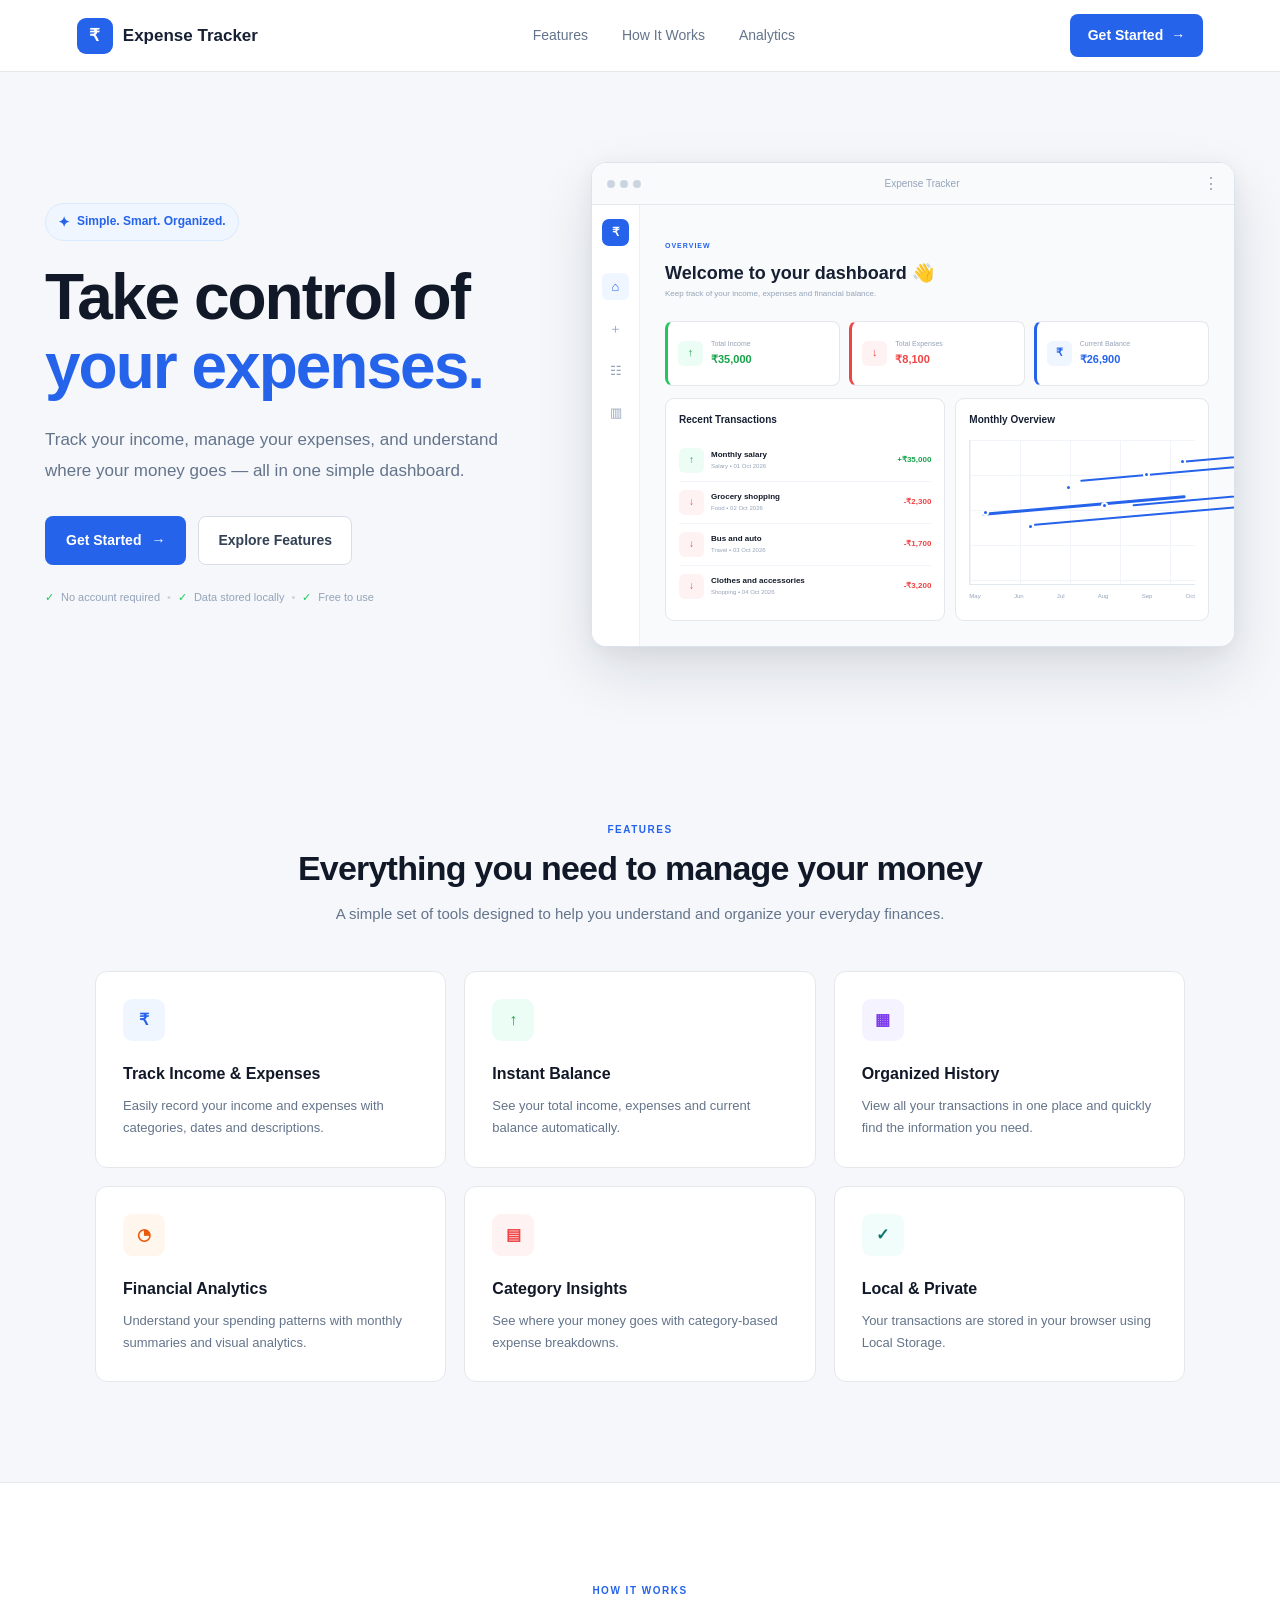
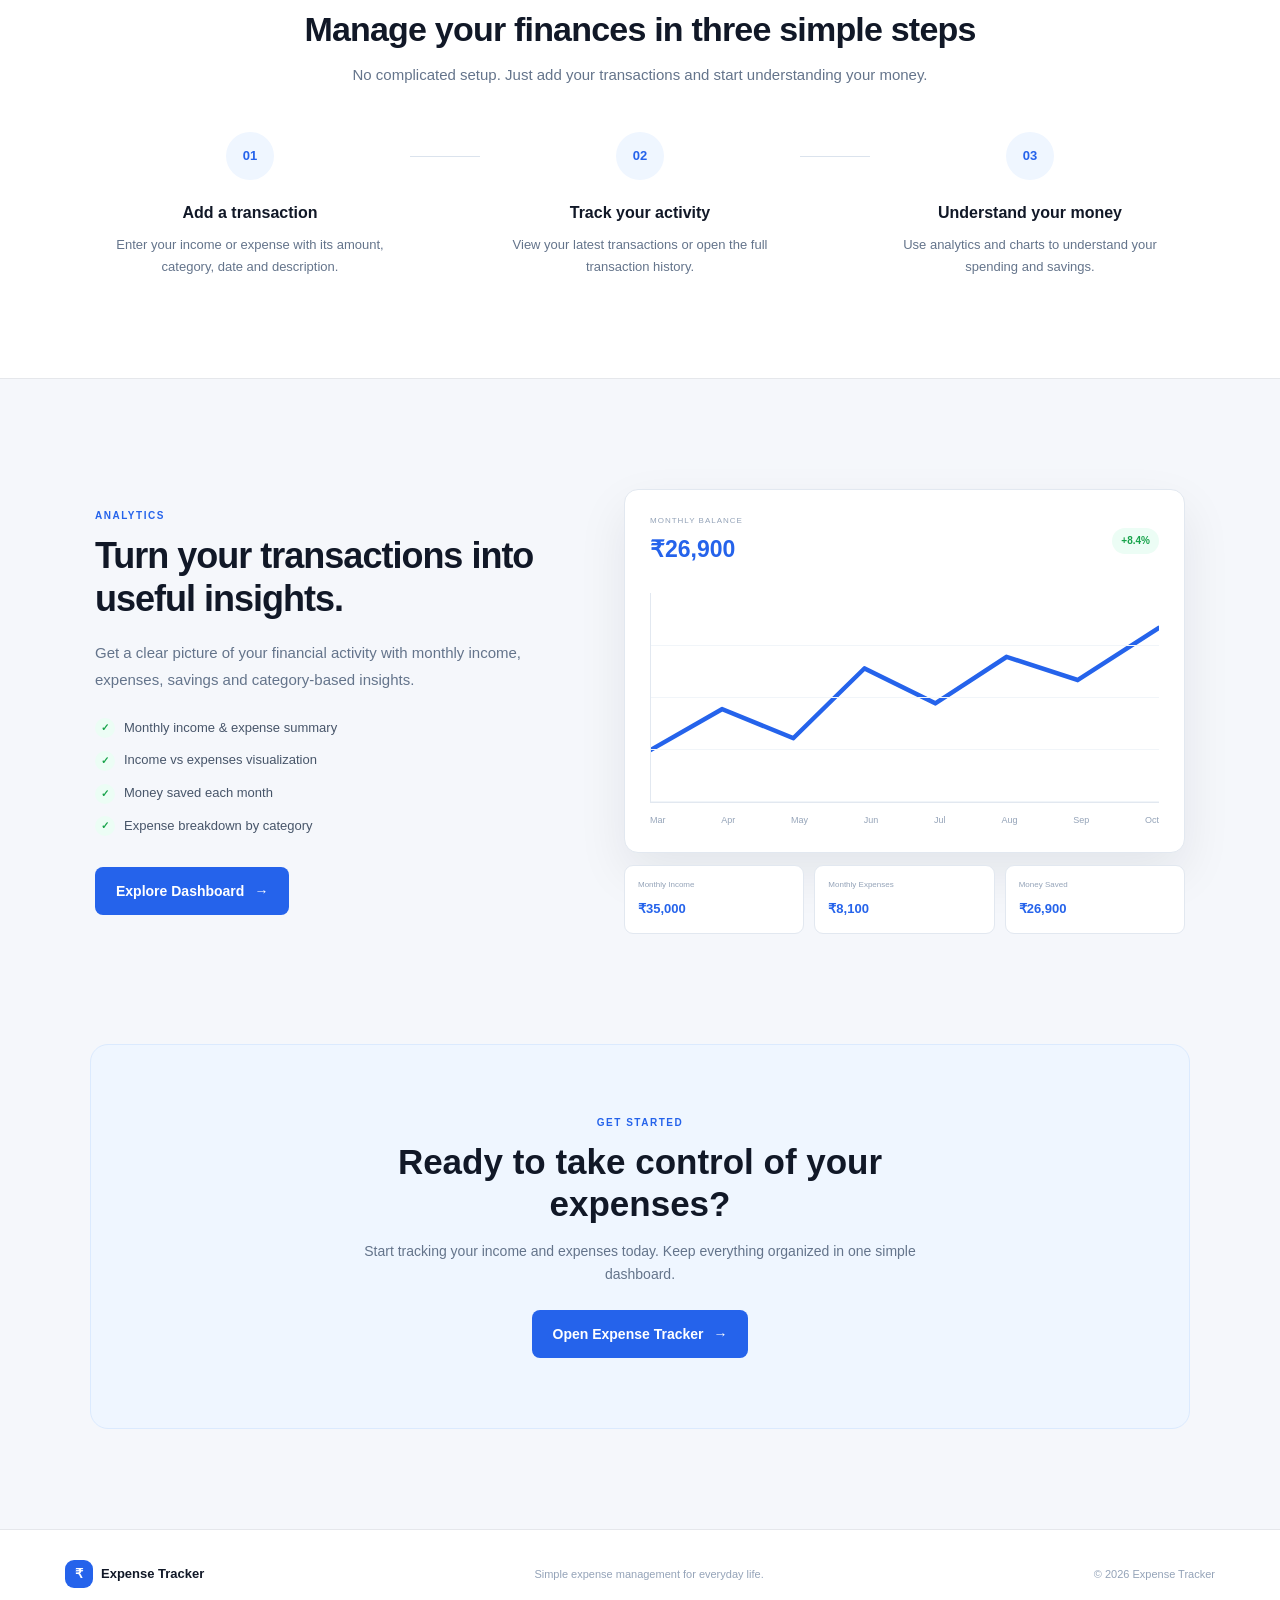
<file: home.html>
<!DOCTYPE html>
<html lang="en">

<head>
    <meta charset="UTF-8">
    <meta name="viewport" content="width=device-width, initial-scale=1.0">

    <title>Expense Tracker | Manage Your Money</title>

    <link rel="stylesheet" href="home.css">
</head>

<body>

    <!-- ================= NAVBAR ================= -->

    <nav class="navbar">

        <a href="home.html" class="logo">
            <span class="logo-icon">₹</span>
            <span>Expense Tracker</span>
        </a>

        <div class="nav-links">
            <a href="#features">Features</a>
            <a href="#how-it-works">How It Works</a>
            <a href="#analytics">Analytics</a>
        </div>

        <a href="index.html" class="nav-button">
            Get Started
            <span>→</span>
        </a>

    </nav>


    <!-- ================= HERO ================= -->

    <main>

        <section class="hero">

            <div class="hero-content">

                <div class="badge">
                    <span>✦</span>
                    Simple. Smart. Organized.
                </div>

                <h1>
                    Take control of
                    <span>your expenses.</span>
                </h1>

                <p class="hero-description">
                    Track your income, manage your expenses, and understand
                    where your money goes — all in one simple dashboard.
                </p>

                <div class="hero-buttons">

                    <a href="index.html" class="primary-button">
                        Get Started
                        <span>→</span>
                    </a>

                    <a href="#features" class="secondary-button">
                        Explore Features
                    </a>

                </div>


                <!-- Small trust text -->

                <div class="hero-note">

                    <span>✓</span>
                    No account required
                    <span class="dot">•</span>

                    <span>✓</span>
                    Data stored locally
                    <span class="dot">•</span>

                    <span>✓</span>
                    Free to use

                </div>

            </div>


            <!-- ================= DASHBOARD PREVIEW ================= -->

            <div class="dashboard-preview">

                <div class="preview-window">

                    <!-- Browser top -->

                    <div class="window-top">

                        <div class="window-dots">
                            <span></span>
                            <span></span>
                            <span></span>
                        </div>

                        <div class="window-title">
                            Expense Tracker
                        </div>

                        <div class="window-menu">
                            ⋮
                        </div>

                    </div>


                    <!-- Dashboard -->

                    <div class="preview-dashboard">

                        <div class="preview-sidebar">

                            <div class="preview-logo">
                                <span>₹</span>
                            </div>

                            <div class="preview-nav active">
                                <span>⌂</span>
                            </div>

                            <div class="preview-nav">
                                <span>＋</span>
                            </div>

                            <div class="preview-nav">
                                <span>☷</span>
                            </div>

                            <div class="preview-nav">
                                <span>▥</span>
                            </div>

                        </div>


                        <div class="preview-main">

                            <div class="preview-heading">

                                <div>
                                    <small>OVERVIEW</small>

                                    <h3>
                                        Welcome to your dashboard 👋
                                    </h3>

                                    <p>
                                        Keep track of your income, expenses and
                                        financial balance.
                                    </p>
                                </div>

                            </div>


                            <!-- Summary cards -->

                            <div class="preview-summary">

                                <div class="mini-card income-mini">

                                    <div class="mini-icon">
                                        ↑
                                    </div>

                                    <div>
                                        <small>Total Income</small>
                                        <strong>₹35,000</strong>
                                    </div>

                                </div>


                                <div class="mini-card expense-mini">

                                    <div class="mini-icon">
                                        ↓
                                    </div>

                                    <div>
                                        <small>Total Expenses</small>
                                        <strong>₹8,100</strong>
                                    </div>

                                </div>


                                <div class="mini-card balance-mini">

                                    <div class="mini-icon">
                                        ₹
                                    </div>

                                    <div>
                                        <small>Current Balance</small>
                                        <strong>₹26,900</strong>
                                    </div>

                                </div>

                            </div>


                            <!-- Preview content -->

                            <div class="preview-grid">

                                <div class="preview-box">

                                    <div class="box-title">
                                        Recent Transactions
                                    </div>


                                    <div class="mini-transaction">

                                        <div class="transaction-circle green">
                                            ↑
                                        </div>

                                        <div class="transaction-info">

                                            <strong>
                                                Monthly salary
                                            </strong>

                                            <small>
                                                Salary • 01 Oct 2026
                                            </small>

                                        </div>

                                        <strong class="green-text">
                                            +₹35,000
                                        </strong>

                                    </div>


                                    <div class="mini-transaction">

                                        <div class="transaction-circle red">
                                            ↓
                                        </div>

                                        <div class="transaction-info">

                                            <strong>
                                                Grocery shopping
                                            </strong>

                                            <small>
                                                Food • 02 Oct 2026
                                            </small>

                                        </div>

                                        <strong class="red-text">
                                            -₹2,300
                                        </strong>

                                    </div>


                                    <div class="mini-transaction">

                                        <div class="transaction-circle red">
                                            ↓
                                        </div>

                                        <div class="transaction-info">

                                            <strong>
                                                Bus and auto
                                            </strong>

                                            <small>
                                                Travel • 03 Oct 2026
                                            </small>

                                        </div>

                                        <strong class="red-text">
                                            -₹1,700
                                        </strong>

                                    </div>


                                    <div class="mini-transaction">

                                        <div class="transaction-circle red">
                                            ↓
                                        </div>

                                        <div class="transaction-info">

                                            <strong>
                                                Clothes and accessories
                                            </strong>

                                            <small>
                                                Shopping • 04 Oct 2026
                                            </small>

                                        </div>

                                        <strong class="red-text">
                                            -₹3,200
                                        </strong>

                                    </div>

                                </div>


                                <!-- Mini chart -->

                                <div class="preview-box chart-box">

                                    <div class="box-title">
                                        Monthly Overview
                                    </div>

                                    <div class="fake-chart">

                                        <div class="chart-line"></div>

                                        <div class="chart-point p1"></div>
                                        <div class="chart-point p2"></div>
                                        <div class="chart-point p3"></div>
                                        <div class="chart-point p4"></div>
                                        <div class="chart-point p5"></div>
                                        <div class="chart-point p6"></div>

                                    </div>

                                    <div class="chart-labels">

                                        <span>May</span>
                                        <span>Jun</span>
                                        <span>Jul</span>
                                        <span>Aug</span>
                                        <span>Sep</span>
                                        <span>Oct</span>

                                    </div>

                                </div>

                            </div>

                        </div>

                    </div>

                </div>

            </div>

        </section>


        <!-- ================= FEATURES ================= -->

        <section class="features-section" id="features">

            <div class="section-heading">

                <span class="section-label">
                    FEATURES
                </span>

                <h2>
                    Everything you need to manage your money
                </h2>

                <p>
                    A simple set of tools designed to help you understand
                    and organize your everyday finances.
                </p>

            </div>


            <div class="feature-grid">

                <div class="feature-card">

                    <div class="feature-icon blue-icon">
                        ₹
                    </div>

                    <h3>
                        Track Income & Expenses
                    </h3>

                    <p>
                        Easily record your income and expenses with
                        categories, dates and descriptions.
                    </p>

                </div>


                <div class="feature-card">

                    <div class="feature-icon green-icon">
                        ↑
                    </div>

                    <h3>
                        Instant Balance
                    </h3>

                    <p>
                        See your total income, expenses and current
                        balance automatically.
                    </p>

                </div>


                <div class="feature-card">

                    <div class="feature-icon purple-icon">
                        ▦
                    </div>

                    <h3>
                        Organized History
                    </h3>

                    <p>
                        View all your transactions in one place and
                        quickly find the information you need.
                    </p>

                </div>


                <div class="feature-card">

                    <div class="feature-icon orange-icon">
                        ◔
                    </div>

                    <h3>
                        Financial Analytics
                    </h3>

                    <p>
                        Understand your spending patterns with monthly
                        summaries and visual analytics.
                    </p>

                </div>


                <div class="feature-card">

                    <div class="feature-icon red-icon">
                        ▤
                    </div>

                    <h3>
                        Category Insights
                    </h3>

                    <p>
                        See where your money goes with category-based
                        expense breakdowns.
                    </p>

                </div>


                <div class="feature-card">

                    <div class="feature-icon teal-icon">
                        ✓
                    </div>

                    <h3>
                        Local & Private
                    </h3>

                    <p>
                        Your transactions are stored in your browser
                        using Local Storage.
                    </p>

                </div>

            </div>

        </section>


        <!-- ================= HOW IT WORKS ================= -->

        <section class="how-section" id="how-it-works">

            <div class="section-heading">

                <span class="section-label">
                    HOW IT WORKS
                </span>

                <h2>
                    Manage your finances in three simple steps
                </h2>

                <p>
                    No complicated setup. Just add your transactions
                    and start understanding your money.
                </p>

            </div>


            <div class="steps">

                <div class="step">

                    <div class="step-number">
                        01
                    </div>

                    <h3>
                        Add a transaction
                    </h3>

                    <p>
                        Enter your income or expense with its amount,
                        category, date and description.
                    </p>

                </div>


                <div class="step-line"></div>


                <div class="step">

                    <div class="step-number">
                        02
                    </div>

                    <h3>
                        Track your activity
                    </h3>

                    <p>
                        View your latest transactions or open the full
                        transaction history.
                    </p>

                </div>


                <div class="step-line"></div>


                <div class="step">

                    <div class="step-number">
                        03
                    </div>

                    <h3>
                        Understand your money
                    </h3>

                    <p>
                        Use analytics and charts to understand your
                        spending and savings.
                    </p>

                </div>

            </div>

        </section>


        <!-- ================= ANALYTICS SHOWCASE ================= -->

        <section class="analytics-showcase" id="analytics">

            <div class="analytics-content">

                <span class="section-label">
                    ANALYTICS
                </span>

                <h2>
                    Turn your transactions into useful insights.
                </h2>

                <p>
                    Get a clear picture of your financial activity with
                    monthly income, expenses, savings and category-based
                    insights.
                </p>


                <div class="analytics-points">

                    <div>
                        <span>✓</span>
                        Monthly income & expense summary
                    </div>

                    <div>
                        <span>✓</span>
                        Income vs expenses visualization
                    </div>

                    <div>
                        <span>✓</span>
                        Money saved each month
                    </div>

                    <div>
                        <span>✓</span>
                        Expense breakdown by category
                    </div>

                </div>


                <a href="index.html" class="primary-button">
                    Explore Dashboard
                    <span>→</span>
                </a>

            </div>


            <!-- Analytics visual -->

            <div class="analytics-visual">

                <div class="analytics-card-large">

                    <div class="analytics-card-header">

                        <div>
                            <small>MONTHLY BALANCE</small>
                            <strong>₹26,900</strong>
                        </div>

                        <span class="growth">
                            +8.4%
                        </span>

                    </div>


                    <div class="large-chart">

                        <div class="large-grid grid-one"></div>
                        <div class="large-grid grid-two"></div>
                        <div class="large-grid grid-three"></div>
                        <div class="large-grid grid-four"></div>

                        <svg
                            viewBox="0 0 500 180"
                            preserveAspectRatio="none"
                            class="chart-svg"
                        >

                            <polyline
                                points="0,135 70,100 140,125 210,65 280,95 350,55 420,75 500,30"
                                fill="none"
                                stroke="currentColor"
                                stroke-width="4"
                                stroke-linecap="round"
                                stroke-linejoin="round"
                            />

                        </svg>

                    </div>


                    <div class="large-chart-labels">

                        <span>Mar</span>
                        <span>Apr</span>
                        <span>May</span>
                        <span>Jun</span>
                        <span>Jul</span>
                        <span>Aug</span>
                        <span>Sep</span>
                        <span>Oct</span>

                    </div>

                </div>


                <div class="analytics-mini-cards">

                    <div>
                        <small>Monthly Income</small>
                        <strong>₹35,000</strong>
                    </div>

                    <div>
                        <small>Monthly Expenses</small>
                        <strong>₹8,100</strong>
                    </div>

                    <div>
                        <small>Money Saved</small>
                        <strong>₹26,900</strong>
                    </div>

                </div>

            </div>

        </section>


        <!-- ================= CTA ================= -->

        <section class="cta-section">

            <div class="cta-content">

                <span class="section-label">
                    GET STARTED
                </span>

                <h2>
                    Ready to take control of your expenses?
                </h2>

                <p>
                    Start tracking your income and expenses today.
                    Keep everything organized in one simple dashboard.
                </p>

                <a href="index.html" class="cta-button">
                    Open Expense Tracker
                    <span>→</span>
                </a>

            </div>

        </section>

    </main>


    <!-- ================= FOOTER ================= -->

    <footer>

        <div class="footer-content">

            <div class="footer-logo">

                <span class="logo-icon">
                    ₹
                </span>

                <strong>
                    Expense Tracker
                </strong>

            </div>

            <p>
                Simple expense management for everyday life.
            </p>

            <span class="copyright">
                © 2026 Expense Tracker
            </span>

        </div>

    </footer>


</body>

</html>
</file>
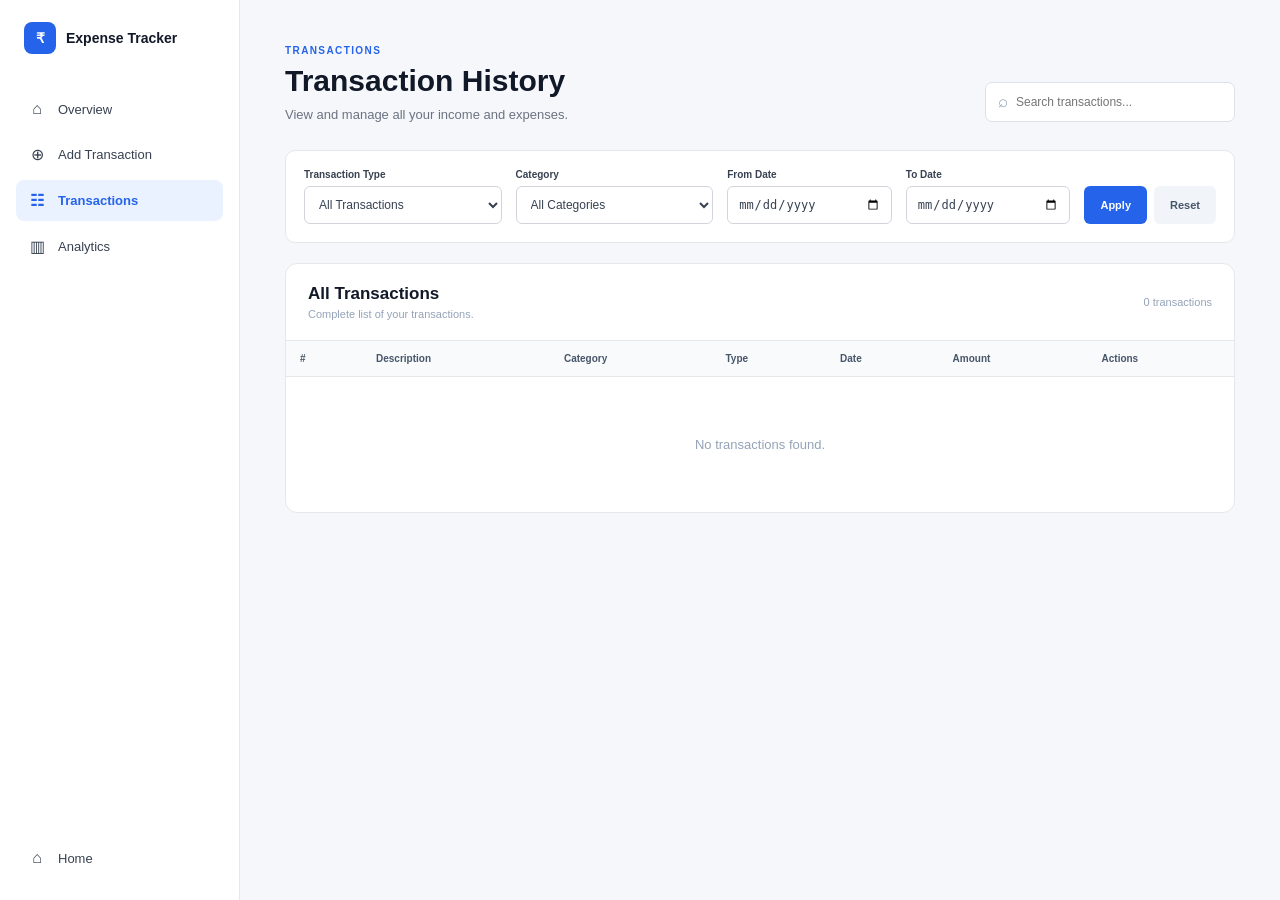
<file: transactions.html>
<!DOCTYPE html>
<html lang="en">

<head>
    <meta charset="UTF-8">
    <meta name="viewport" content="width=device-width, initial-scale=1.0">

    <title>Transactions | Expense Tracker</title>

    <link rel="stylesheet" href="transactions.css">
</head>

<body>

    <!-- Sidebar -->

    <aside class="sidebar" id="sidebar">

        <div class="logo">
            <span class="logo-icon">₹</span>
            <span>Expense Tracker</span>
        </div>

        <nav class="sidebar-nav">

            <a href="index.html">
                <span>⌂</span>
                Overview
            </a>

            <a href="index.html#add-transaction">
                <span>⊕</span>
                Add Transaction
            </a>

            <a href="transactions.html" class="active">
                <span>☷</span>
                Transactions
            </a>

            <a href="index.html#analytics">
                <span>▥</span>
                Analytics
            </a>

        </nav>

        <a href="home.html" class="home-link">
            <span>⌂</span>
            Home
        </a>

    </aside>


    <!-- Mobile Header -->

    <header class="mobile-header">

        <div class="mobile-logo">
            <span class="logo-icon">₹</span>
            <strong>Expense Tracker</strong>
        </div>

        <button
            id="menuButton"
            class="menu-button"
            type="button"
        >
            ☰
        </button>

    </header>


    <!-- Overlay -->

    <div
        id="overlay"
        class="overlay"
    ></div>


    <!-- Main -->

    <main class="main-content">

        <!-- Header -->

        <section class="page-header">

            <div>

                <span class="section-label">
                    TRANSACTIONS
                </span>

                <h1>
                    Transaction History
                </h1>

                <p>
                    View and manage all your income and expenses.
                </p>

            </div>

            <div class="search-box">

                <span>⌕</span>

                <input
                    type="text"
                    id="searchInput"
                    placeholder="Search transactions..."
                >

            </div>

        </section>


        <!-- Filters -->

        <section class="filter-card">

            <div class="filter-group">

                <label for="typeFilter">
                    Transaction Type
                </label>

                <select id="typeFilter">

                    <option value="all">
                        All Transactions
                    </option>

                    <option value="income">
                        Income
                    </option>

                    <option value="expense">
                        Expense
                    </option>

                </select>

            </div>


            <div class="filter-group">

                <label for="categoryFilter">
                    Category
                </label>

                <select id="categoryFilter">

                    <option value="all">
                        All Categories
                    </option>

                </select>

            </div>


            <div class="filter-group">

                <label for="fromDate">
                    From Date
                </label>

                <input
                    type="date"
                    id="fromDate"
                >

            </div>


            <div class="filter-group">

                <label for="toDate">
                    To Date
                </label>

                <input
                    type="date"
                    id="toDate"
                >

            </div>


            <div class="filter-actions">

                <button
                    type="button"
                    id="applyFilter"
                    class="apply-button"
                >
                    Apply
                </button>

                <button
                    type="button"
                    id="resetFilter"
                    class="reset-button"
                >
                    Reset
                </button>

            </div>

        </section>


        <!-- Transaction Card -->

        <section class="transaction-card">

            <div class="transaction-card-header">

                <div>

                    <h2>
                        All Transactions
                    </h2>

                    <p>
                        Complete list of your transactions.
                    </p>

                </div>

                <span id="transactionCount">
                    0 transactions
                </span>

            </div>


            <!-- Desktop Table -->

            <div class="table-wrapper">

                <table>

                    <thead>

                        <tr>

                            <th>#</th>

                            <th>Description</th>

                            <th>Category</th>

                            <th>Type</th>

                            <th>Date</th>

                            <th>Amount</th>

                            <th>Actions</th>

                        </tr>

                    </thead>

                    <tbody id="transactionTableBody">

                    </tbody>

                </table>

            </div>


            <!-- Mobile List -->

            <div
                id="mobileTransactionList"
                class="mobile-transaction-list"
            >
            </div>


            <!-- Empty -->

            <div
                id="emptyState"
                class="empty-state"
            >
                No transactions found.
            </div>

        </section>

    </main>


    <!-- Edit Modal -->

    <div
        id="editModal"
        class="modal"
    >

        <div class="modal-box">

            <div class="modal-header">

                <div>

                    <span class="section-label">
                        TRANSACTION
                    </span>

                    <h2>
                        Edit Transaction
                    </h2>

                </div>

                <button
                    type="button"
                    id="closeModal"
                    class="close-modal"
                >
                    ×
                </button>

            </div>


            <form id="editForm">

                <input
                    type="hidden"
                    id="editId"
                >


                <div class="form-group">

                    <label for="editType">
                        Transaction Type
                    </label>

                    <select id="editType">

                        <option value="income">
                            Income
                        </option>

                        <option value="expense">
                            Expense
                        </option>

                    </select>

                </div>


                <div class="form-group">

                    <label for="editAmount">
                        Amount
                    </label>

                    <input
                        type="number"
                        id="editAmount"
                        min="0.01"
                        step="0.01"
                        required
                    >

                </div>


                <div class="form-group">

                    <label for="editCategory">
                        Category
                    </label>

                    <input
                        type="text"
                        id="editCategory"
                        required
                    >

                </div>


                <div class="form-group">

                    <label for="editDate">
                        Date
                    </label>

                    <input
                        type="date"
                        id="editDate"
                        required
                    >

                </div>


                <div class="form-group">

                    <label for="editDescription">
                        Description
                    </label>

                    <input
                        type="text"
                        id="editDescription"
                        required
                    >

                </div>


                <div class="modal-actions">

                    <button
                        type="submit"
                        class="update-button"
                    >
                        ↻ Update
                    </button>

                    <button
                        type="button"
                        id="cancelModal"
                        class="cancel-button"
                    >
                        Cancel
                    </button>

                </div>

            </form>

        </div>

    </div>


    <script src="transactions.js"></script>

</body>

</html>
</file>
<file: home.css>
/* =====================================================
   RESET
===================================================== */

* {
    margin: 0;
    padding: 0;
    box-sizing: border-box;
}

html {
    scroll-behavior: smooth;
}

body {
    font-family: Arial, Helvetica, sans-serif;
    background: #f5f7fb;
    color: #111827;
    line-height: 1.6;
}

a {
    text-decoration: none;
    color: inherit;
}


/* =====================================================
   NAVBAR
===================================================== */

.navbar {
    height: 72px;
    width: 100%;
    background: #ffffff;
    border-bottom: 1px solid #e5e7eb;

    display: flex;
    align-items: center;
    justify-content: space-between;

    padding: 0 6%;
    position: sticky;
    top: 0;
    z-index: 100;
}

.logo {
    display: flex;
    align-items: center;
    gap: 10px;

    font-size: 17px;
    font-weight: 700;
    color: #172033;
}

.logo-icon {
    width: 36px;
    height: 36px;

    display: flex;
    align-items: center;
    justify-content: center;

    background: #2563eb;
    color: white;

    border-radius: 9px;

    font-weight: 700;
    font-size: 17px;
}

.nav-links {
    display: flex;
    align-items: center;
    gap: 34px;

    color: #64748b;
    font-size: 14px;
}

.nav-links a {
    transition: 0.2s ease;
}

.nav-links a:hover {
    color: #2563eb;
}

.nav-button {
    display: inline-flex;
    align-items: center;
    gap: 8px;

    background: #2563eb;
    color: white;

    padding: 10px 18px;
    border-radius: 8px;

    font-size: 14px;
    font-weight: 600;

    transition: 0.2s ease;
}

.nav-button:hover {
    background: #1d4ed8;
    transform: translateY(-1px);
}


/* =====================================================
   HERO
===================================================== */

.hero {
    max-width: 1250px;
    margin: 0 auto;

    min-height: 650px;

    padding: 85px 30px 70px;

    display: grid;
    grid-template-columns: 0.85fr 1.15fr;

    align-items: center;
    gap: 70px;
}

.hero-content {
    max-width: 530px;
}

.badge {
    display: inline-flex;
    align-items: center;
    gap: 7px;

    padding: 7px 12px;

    background: #eff6ff;
    color: #2563eb;

    border: 1px solid #dbeafe;

    border-radius: 20px;

    font-size: 12px;
    font-weight: 600;

    margin-bottom: 22px;
}

.badge span {
    font-size: 14px;
}

.hero h1 {
    font-size: clamp(42px, 5vw, 64px);
    line-height: 1.08;

    letter-spacing: -2px;

    margin-bottom: 24px;

    color: #111827;
}

.hero h1 span {
    display: block;
    color: #2563eb;
}

.hero-description {
    max-width: 500px;

    color: #64748b;

    font-size: 17px;
    line-height: 1.8;

    margin-bottom: 30px;
}

.hero-buttons {
    display: flex;
    align-items: center;
    gap: 12px;

    margin-bottom: 24px;
}

.primary-button {
    display: inline-flex;
    align-items: center;
    justify-content: center;
    gap: 10px;

    background: #2563eb;
    color: white;

    padding: 13px 21px;

    border-radius: 8px;

    font-size: 14px;
    font-weight: 600;

    transition: 0.2s ease;
}

.primary-button:hover {
    background: #1d4ed8;
    transform: translateY(-2px);
}

.secondary-button {
    display: inline-flex;
    align-items: center;
    justify-content: center;

    padding: 12px 19px;

    border: 1px solid #d7dee8;

    background: white;
    color: #334155;

    border-radius: 8px;

    font-size: 14px;
    font-weight: 600;

    transition: 0.2s ease;
}

.secondary-button:hover {
    border-color: #2563eb;
    color: #2563eb;
}

.hero-note {
    display: flex;
    flex-wrap: wrap;
    align-items: center;
    gap: 7px;

    color: #94a3b8;

    font-size: 11px;
}

.hero-note span {
    color: #22c55e;
}

.hero-note .dot {
    color: #cbd5e1;
}


/* =====================================================
   DASHBOARD PREVIEW
===================================================== */

.dashboard-preview {
    width: 100%;
    position: relative;
}

.preview-window {
    background: white;

    border: 1px solid #dce3ec;

    border-radius: 15px;

    overflow: hidden;

    box-shadow:
        0 25px 60px rgba(15, 23, 42, 0.12),
        0 5px 20px rgba(15, 23, 42, 0.05);
}

.window-top {
    height: 42px;

    background: #f8fafc;

    border-bottom: 1px solid #e5e7eb;

    display: flex;
    align-items: center;
    justify-content: space-between;

    padding: 0 15px;
}

.window-dots {
    display: flex;
    gap: 5px;
}

.window-dots span {
    width: 8px;
    height: 8px;

    background: #cbd5e1;

    border-radius: 50%;
}

.window-title {
    font-size: 10px;
    color: #94a3b8;
}

.window-menu {
    color: #94a3b8;
    font-size: 16px;
}

.preview-dashboard {
    display: flex;
    min-height: 400px;
}

.preview-sidebar {
    width: 48px;

    background: #ffffff;

    border-right: 1px solid #eef2f7;

    display: flex;
    align-items: center;
    flex-direction: column;

    padding-top: 14px;

    gap: 15px;
}

.preview-logo {
    width: 27px;
    height: 27px;

    border-radius: 7px;

    background: #2563eb;

    color: white;

    display: flex;
    align-items: center;
    justify-content: center;

    font-size: 12px;
    font-weight: bold;

    margin-bottom: 12px;
}

.preview-nav {
    width: 27px;
    height: 27px;

    display: flex;
    align-items: center;
    justify-content: center;

    border-radius: 6px;

    color: #94a3b8;

    font-size: 13px;
}

.preview-nav.active {
    background: #eff6ff;
    color: #2563eb;
}

.preview-main {
    flex: 1;

    background: #f8fafc;

    padding: 25px;
}

.preview-heading small {
    font-size: 7px;
    letter-spacing: 1px;
    color: #2563eb;
    font-weight: 700;
}

.preview-heading h3 {
    font-size: 18px;
    margin-top: 3px;
    color: #172033;
}

.preview-heading p {
    font-size: 8px;
    color: #94a3b8;
}

.preview-summary {
    display: grid;
    grid-template-columns: repeat(3, 1fr);
    gap: 9px;

    margin-top: 20px;
}

.mini-card {
    min-height: 65px;

    background: white;

    border: 1px solid #e5e7eb;

    border-radius: 8px;

    padding: 10px;

    display: flex;
    align-items: center;
    gap: 8px;
}

.mini-icon {
    width: 25px;
    height: 25px;

    display: flex;
    align-items: center;
    justify-content: center;

    border-radius: 6px;

    font-size: 11px;
    font-weight: bold;
}

.income-mini {
    border-left: 3px solid #22c55e;
}

.income-mini .mini-icon {
    background: #ecfdf5;
    color: #16a34a;
}

.expense-mini {
    border-left: 3px solid #ef4444;
}

.expense-mini .mini-icon {
    background: #fef2f2;
    color: #ef4444;
}

.balance-mini {
    border-left: 3px solid #2563eb;
}

.balance-mini .mini-icon {
    background: #eff6ff;
    color: #2563eb;
}

.mini-card small {
    display: block;

    font-size: 7px;
    color: #94a3b8;
}

.mini-card strong {
    display: block;

    margin-top: 2px;

    font-size: 11px;
}

.income-mini strong {
    color: #16a34a;
}

.expense-mini strong {
    color: #ef4444;
}

.balance-mini strong {
    color: #2563eb;
}


/* =====================================================
   PREVIEW TRANSACTIONS
===================================================== */

.preview-grid {
    display: grid;
    grid-template-columns: 1.05fr 0.95fr;

    gap: 10px;

    margin-top: 12px;
}

.preview-box {
    background: white;

    border: 1px solid #e5e7eb;

    border-radius: 9px;

    padding: 13px;
}

.box-title {
    font-size: 10px;
    font-weight: 700;

    color: #172033;

    margin-bottom: 12px;
}

.mini-transaction {
    display: flex;
    align-items: center;

    gap: 7px;

    padding: 8px 0;

    border-bottom: 1px solid #f1f5f9;
}

.mini-transaction:last-child {
    border-bottom: none;
}

.transaction-circle {
    width: 25px;
    height: 25px;

    flex-shrink: 0;

    display: flex;
    align-items: center;
    justify-content: center;

    border-radius: 6px;

    font-size: 10px;
    font-weight: bold;
}

.transaction-circle.green {
    background: #ecfdf5;
    color: #16a34a;
}

.transaction-circle.red {
    background: #fef2f2;
    color: #ef4444;
}

.transaction-info {
    flex: 1;
    min-width: 0;
}

.transaction-info strong {
    display: block;

    font-size: 8px;

    white-space: nowrap;
    overflow: hidden;
    text-overflow: ellipsis;
}

.transaction-info small {
    display: block;

    color: #94a3b8;

    font-size: 6px;
}

.green-text {
    color: #16a34a;
}

.red-text {
    color: #ef4444;
}

.mini-transaction > strong {
    font-size: 8px;
}


/* =====================================================
   FAKE CHART
===================================================== */

.chart-box {
    min-height: 215px;
}

.fake-chart {
    height: 145px;

    position: relative;

    border-left: 1px solid #e2e8f0;
    border-bottom: 1px solid #e2e8f0;

    background:
        linear-gradient(#f1f5f9 1px, transparent 1px),
        linear-gradient(90deg, #f1f5f9 1px, transparent 1px);

    background-size: 100% 35px, 50px 100%;
}

.chart-line {
    position: absolute;

    left: 5%;
    right: 4%;

    top: 45%;

    height: 3px;

    background: #2563eb;

    transform: rotate(-5deg);

    border-radius: 10px;

    box-shadow:
        50px 15px 0 -0.5px #2563eb,
        100px -25px 0 -0.5px #2563eb,
        150px 4px 0 -0.5px #2563eb,
        200px -35px 0 -0.5px #2563eb;
}

.chart-point {
    position: absolute;

    width: 7px;
    height: 7px;

    border-radius: 50%;

    background: #2563eb;

    border: 2px solid white;
}

.p1 {
    left: 5%;
    top: 48%;
}

.p2 {
    left: 25%;
    top: 58%;
}

.p3 {
    left: 42%;
    top: 31%;
}

.p4 {
    left: 58%;
    top: 43%;
}

.p5 {
    left: 77%;
    top: 22%;
}

.p6 {
    right: 4%;
    top: 13%;
}

.chart-labels {
    display: flex;
    justify-content: space-between;

    margin-top: 7px;

    color: #94a3b8;

    font-size: 6px;
}


/* =====================================================
   GENERAL SECTION
===================================================== */

.section-heading {
    max-width: 700px;
    margin: 0 auto 45px;

    text-align: center;
}

.section-label {
    display: block;

    color: #2563eb;

    font-size: 10px;
    font-weight: 700;

    letter-spacing: 1.5px;

    margin-bottom: 10px;
}

.section-heading h2 {
    font-size: 34px;
    line-height: 1.2;

    letter-spacing: -0.8px;

    margin-bottom: 13px;
}

.section-heading p {
    color: #64748b;
    font-size: 15px;
}


/* =====================================================
   FEATURES
===================================================== */

.features-section {
    max-width: 1150px;

    margin: 0 auto;

    padding: 100px 30px;
}

.feature-grid {
    display: grid;

    grid-template-columns: repeat(3, 1fr);

    gap: 18px;
}

.feature-card {
    background: white;

    border: 1px solid #e5e7eb;

    border-radius: 12px;

    padding: 27px;

    transition: 0.25s ease;
}

.feature-card:hover {
    transform: translateY(-4px);

    border-color: #cbd5e1;

    box-shadow:
        0 15px 35px rgba(15, 23, 42, 0.07);
}

.feature-icon {
    width: 42px;
    height: 42px;

    display: flex;
    align-items: center;
    justify-content: center;

    border-radius: 9px;

    font-weight: 700;

    margin-bottom: 20px;
}

.blue-icon {
    background: #eff6ff;
    color: #2563eb;
}

.green-icon {
    background: #ecfdf5;
    color: #16a34a;
}

.purple-icon {
    background: #f5f3ff;
    color: #7c3aed;
}

.orange-icon {
    background: #fff7ed;
    color: #ea580c;
}

.red-icon {
    background: #fef2f2;
    color: #ef4444;
}

.teal-icon {
    background: #f0fdfa;
    color: #0f766e;
}

.feature-card h3 {
    font-size: 16px;

    margin-bottom: 9px;
}

.feature-card p {
    color: #64748b;

    font-size: 13px;

    line-height: 1.7;
}


/* =====================================================
   HOW IT WORKS
===================================================== */

.how-section {
    background: white;

    border-top: 1px solid #e5e7eb;
    border-bottom: 1px solid #e5e7eb;

    padding: 100px 30px;
}

.steps {
    max-width: 1050px;

    margin: 0 auto;

    display: flex;

    align-items: flex-start;
    justify-content: center;

    gap: 25px;
}

.step {
    flex: 1;

    text-align: center;

    max-width: 280px;
}

.step-number {
    width: 48px;
    height: 48px;

    display: flex;
    align-items: center;
    justify-content: center;

    margin: 0 auto 20px;

    border-radius: 50%;

    background: #eff6ff;
    color: #2563eb;

    font-size: 13px;
    font-weight: 700;
}

.step h3 {
    font-size: 16px;

    margin-bottom: 8px;
}

.step p {
    color: #64748b;

    font-size: 13px;

    line-height: 1.7;
}

.step-line {
    width: 70px;

    height: 1px;

    background: #dbe3ed;

    margin-top: 24px;
}


/* =====================================================
   ANALYTICS SHOWCASE
===================================================== */

.analytics-showcase {
    max-width: 1150px;

    margin: 0 auto;

    padding: 110px 30px;

    display: grid;

    grid-template-columns: 0.9fr 1.1fr;

    gap: 70px;

    align-items: center;
}

.analytics-content {
    max-width: 480px;
}

.analytics-content h2 {
    font-size: 36px;

    line-height: 1.2;

    letter-spacing: -1px;

    margin-bottom: 18px;
}

.analytics-content > p {
    color: #64748b;

    font-size: 15px;

    line-height: 1.8;

    margin-bottom: 25px;
}

.analytics-points {
    display: flex;

    flex-direction: column;

    gap: 12px;

    margin-bottom: 30px;
}

.analytics-points div {
    display: flex;

    align-items: center;

    gap: 9px;

    color: #475569;

    font-size: 13px;
}

.analytics-points span {
    width: 20px;
    height: 20px;

    display: flex;
    align-items: center;
    justify-content: center;

    border-radius: 50%;

    background: #ecfdf5;

    color: #16a34a;

    font-size: 10px;
    font-weight: bold;
}


/* =====================================================
   ANALYTICS VISUAL
===================================================== */

.analytics-visual {
    position: relative;
}

.analytics-card-large {
    background: white;

    border: 1px solid #e2e8f0;

    border-radius: 14px;

    padding: 25px;

    box-shadow:
        0 20px 50px rgba(15, 23, 42, 0.08);
}

.analytics-card-header {
    display: flex;

    align-items: center;
    justify-content: space-between;
}

.analytics-card-header small {
    display: block;

    color: #94a3b8;

    font-size: 8px;

    letter-spacing: 1px;
}

.analytics-card-header strong {
    display: block;

    color: #2563eb;

    font-size: 23px;

    margin-top: 3px;
}

.growth {
    background: #ecfdf5;

    color: #16a34a;

    border-radius: 20px;

    padding: 5px 9px;

    font-size: 10px;
    font-weight: 600;
}

.large-chart {
    height: 210px;

    position: relative;

    margin-top: 25px;

    border-bottom: 1px solid #e2e8f0;

    border-left: 1px solid #e2e8f0;
}

.large-grid {
    position: absolute;

    left: 0;
    right: 0;

    height: 1px;

    background: #f1f5f9;
}

.grid-one {
    top: 25%;
}

.grid-two {
    top: 50%;
}

.grid-three {
    top: 75%;
}

.grid-four {
    bottom: 0;
}

.chart-svg {
    width: 100%;
    height: 100%;

    color: #2563eb;
}

.large-chart-labels {
    display: flex;

    justify-content: space-between;

    margin-top: 10px;

    color: #94a3b8;

    font-size: 9px;
}

.analytics-mini-cards {
    display: grid;

    grid-template-columns: repeat(3, 1fr);

    gap: 10px;

    margin-top: 12px;
}

.analytics-mini-cards div {
    background: white;

    border: 1px solid #e2e8f0;

    border-radius: 9px;

    padding: 13px;
}

.analytics-mini-cards small {
    display: block;

    color: #94a3b8;

    font-size: 8px;

    margin-bottom: 3px;
}

.analytics-mini-cards strong {
    color: #2563eb;

    font-size: 13px;
}


/* =====================================================
   CTA
===================================================== */

.cta-section {
    max-width: 1100px;

    margin: 0 auto 100px;

    padding: 70px 30px;

    background: #eff6ff;

    border: 1px solid #dbeafe;

    border-radius: 18px;

    text-align: center;
}

.cta-content {
    max-width: 650px;

    margin: 0 auto;
}

.cta-section h2 {
    font-size: 35px;

    line-height: 1.2;

    margin-bottom: 15px;
}

.cta-section p {
    color: #64748b;

    font-size: 14px;

    max-width: 560px;

    margin: 0 auto 25px;
}

.cta-button {
    display: inline-flex;

    align-items: center;
    justify-content: center;

    gap: 10px;

    background: #2563eb;

    color: white;

    padding: 13px 21px;

    border-radius: 8px;

    font-size: 14px;

    font-weight: 600;

    transition: 0.2s ease;
}

.cta-button:hover {
    background: #1d4ed8;

    transform: translateY(-2px);
}


/* =====================================================
   FOOTER
===================================================== */

footer {
    background: white;

    border-top: 1px solid #e5e7eb;

    padding: 30px;
}

.footer-content {
    max-width: 1150px;

    margin: 0 auto;

    display: flex;

    align-items: center;
    justify-content: space-between;

    gap: 20px;
}

.footer-logo {
    display: flex;

    align-items: center;

    gap: 8px;

    font-size: 13px;
}

.footer-logo .logo-icon {
    width: 28px;
    height: 28px;

    font-size: 13px;
}

.footer-content p,
.copyright {
    color: #94a3b8;

    font-size: 11px;
}


/* =====================================================
   TABLET
===================================================== */

@media (max-width: 1000px) {

    .navbar {
        padding: 0 4%;
    }

    .nav-links {
        gap: 18px;
    }

    .hero {
        grid-template-columns: 1fr;

        padding-top: 60px;

        gap: 50px;
    }

    .hero-content {
        max-width: 700px;

        text-align: center;

        margin: 0 auto;
    }

    .hero-buttons {
        justify-content: center;
    }

    .hero-note {
        justify-content: center;
    }

    .dashboard-preview {
        max-width: 800px;

        margin: 0 auto;
    }

    .analytics-showcase {
        grid-template-columns: 1fr;

        gap: 50px;
    }

    .analytics-content {
        max-width: 700px;

        margin: auto;
    }

}


/* =====================================================
   MOBILE
===================================================== */

@media (max-width: 768px) {

    .navbar {
        height: 62px;

        padding: 0 16px;
    }

    .logo {
        font-size: 14px;
    }

    .logo-icon {
        width: 31px;
        height: 31px;

        font-size: 14px;
    }

    .nav-links {
        display: none;
    }

    .nav-button {
        padding: 8px 12px;

        font-size: 11px;
    }


    /* Hero */

    .hero {
        min-height: auto;

        padding: 55px 16px 50px;

        gap: 40px;
    }

    .hero h1 {
        font-size: 40px;

        letter-spacing: -1.5px;
    }

    .hero-description {
        font-size: 14px;

        line-height: 1.7;
    }

    .hero-buttons {
        flex-direction: column;

        width: 100%;
    }

    .primary-button,
    .secondary-button {
        width: 100%;
    }

    .hero-note {
        font-size: 9px;
    }


    /* Preview */

    .preview-main {
        padding: 14px;
    }

    .preview-sidebar {
        width: 35px;
    }

    .preview-summary {
        grid-template-columns: 1fr;
    }

    .preview-grid {
        grid-template-columns: 1fr;
    }

    .chart-box {
        display: none;
    }

    .preview-dashboard {
        min-height: auto;
    }


    /* Sections */

    .features-section,
    .analytics-showcase {
        padding: 70px 16px;
    }

    .section-heading {
        margin-bottom: 30px;
    }

    .section-heading h2 {
        font-size: 27px;
    }

    .section-heading p {
        font-size: 13px;
    }

    .feature-grid {
        grid-template-columns: 1fr;
    }

    .feature-card {
        padding: 22px;
    }


    /* Steps */

    .how-section {
        padding: 70px 16px;
    }

    .steps {
        flex-direction: column;

        align-items: center;

        gap: 25px;
    }

    .step-line {
        width: 1px;
        height: 35px;

        margin: 0;
    }


    /* Analytics */

    .analytics-content h2 {
        font-size: 29px;
    }

    .analytics-mini-cards {
        grid-template-columns: 1fr;
    }

    .analytics-card-large {
        padding: 17px;
    }


    /* CTA */

    .cta-section {
        margin: 0 16px 70px;

        padding: 50px 20px;
    }

    .cta-section h2 {
        font-size: 28px;
    }


    /* Footer */

    .footer-content {
        flex-direction: column;

        text-align: center;
    }

}


/* =====================================================
   SMALL MOBILE
===================================================== */

@media (max-width: 420px) {

    .hero h1 {
        font-size: 34px;
    }

    .badge {
        font-size: 10px;
    }

    .hero-description {
        font-size: 13px;
    }

    .window-top {
        height: 35px;
    }

    .preview-main {
        padding: 10px;
    }

    .preview-heading h3 {
        font-size: 14px;
    }

    .preview-heading p {
        font-size: 7px;
    }

    .preview-sidebar {
        width: 30px;
    }

    .preview-nav,
    .preview-logo {
        width: 22px;
        height: 22px;
    }

    .mini-card {
        min-height: 55px;
    }

    .analytics-card-header strong {
        font-size: 19px;
    }

}
</file>
<file: transactions.css>
* {
    margin: 0;
    padding: 0;
    box-sizing: border-box;
}


body {
    font-family: Arial, Helvetica, sans-serif;
    background: #f5f7fb;
    color: #111827;
    min-height: 100vh;
}


/* =========================
   SIDEBAR
========================= */

.sidebar {
    position: fixed;
    left: 0;
    top: 0;

    width: 240px;
    height: 100vh;

    background: #ffffff;

    border-right: 1px solid #e5e7eb;

    padding: 22px 16px;

    display: flex;
    flex-direction: column;

    z-index: 1000;
}


.logo {
    display: flex;
    align-items: center;

    gap: 10px;

    padding: 0 8px;

    font-size: 14px;
    font-weight: 700;

    color: #111827;

    margin-bottom: 35px;
}


.logo-icon {
    width: 32px;
    height: 32px;

    display: flex;
    align-items: center;
    justify-content: center;

    background: #2563eb;

    color: white;

    border-radius: 8px;

    font-weight: 700;
}


.sidebar-nav {
    display: flex;
    flex-direction: column;

    gap: 5px;
}


.sidebar-nav a,
.home-link {
    text-decoration: none;

    display: flex;
    align-items: center;

    gap: 12px;

    padding: 11px 12px;

    border-radius: 8px;

    color: #374151;

    font-size: 13px;

    transition: 0.2s ease;
}


.sidebar-nav a span,
.home-link span {
    width: 18px;

    text-align: center;

    font-size: 16px;
}


.sidebar-nav a:hover,
.home-link:hover {
    background: #f1f5ff;

    color: #2563eb;
}


.sidebar-nav a.active {
    background: #eaf2ff;

    color: #2563eb;

    font-weight: 600;
}


.home-link {
    margin-top: auto;
}



/* =========================
   MOBILE HEADER
========================= */

.mobile-header {
    display: none;
}



/* =========================
   MAIN
========================= */

.main-content {
    margin-left: 240px;

    width: calc(100% - 240px);

    max-width: 1450px;

    padding: 45px 45px 70px;
}



/* =========================
   PAGE HEADER
========================= */

.page-header {
    display: flex;

    align-items: flex-end;

    justify-content: space-between;

    gap: 30px;

    margin-bottom: 28px;
}


.section-label {
    display: block;

    color: #2563eb;

    font-size: 10px;

    font-weight: 700;

    letter-spacing: 1.4px;

    margin-bottom: 7px;
}


.page-header h1 {
    font-size: 30px;

    line-height: 1.2;

    margin-bottom: 8px;
}


.page-header p {
    color: #6b7280;

    font-size: 13px;
}


.search-box {
    width: 250px;

    height: 40px;

    display: flex;

    align-items: center;

    gap: 8px;

    background: #ffffff;

    border: 1px solid #dbe1ea;

    border-radius: 7px;

    padding: 0 12px;
}


.search-box span {
    color: #94a3b8;

    font-size: 17px;
}


.search-box input {
    border: none;

    outline: none;

    width: 100%;

    font-size: 12px;

    color: #111827;

    background: transparent;
}



/* =========================
   FILTERS
========================= */

.filter-card {
    background: #ffffff;

    border: 1px solid #e5e7eb;

    border-radius: 10px;

    padding: 18px;

    display: grid;

    grid-template-columns:
        1.2fr
        1.2fr
        1fr
        1fr
        auto;

    gap: 14px;

    align-items: end;

    margin-bottom: 20px;
}


.filter-group {
    display: flex;

    flex-direction: column;

    gap: 6px;
}


.filter-group label {
    font-size: 10px;

    font-weight: 600;

    color: #374151;
}


.filter-group select,
.filter-group input {
    width: 100%;

    height: 38px;

    border: 1px solid #d1d5db;

    border-radius: 6px;

    background: #ffffff;

    padding: 0 10px;

    font-size: 12px;

    color: #374151;

    outline: none;
}


.filter-group select:focus,
.filter-group input:focus {
    border-color: #2563eb;

    box-shadow:
        0 0 0 3px rgba(37, 99, 235, 0.08);
}


.filter-actions {
    display: flex;

    gap: 7px;
}


.apply-button,
.reset-button {
    height: 38px;

    padding: 0 16px;

    border-radius: 6px;

    border: none;

    cursor: pointer;

    font-size: 11px;

    font-weight: 600;

    transition: 0.2s ease;
}


.apply-button {
    background: #2563eb;

    color: white;
}


.apply-button:hover {
    background: #1d4ed8;
}


.reset-button {
    background: #f1f5f9;

    color: #475569;
}


.reset-button:hover {
    background: #e2e8f0;
}



/* =========================
   TRANSACTION CARD
========================= */

.transaction-card {
    background: #ffffff;

    border: 1px solid #e5e7eb;

    border-radius: 12px;

    overflow: hidden;
}


.transaction-card-header {
    display: flex;

    align-items: center;

    justify-content: space-between;

    padding: 20px 22px;

    border-bottom: 1px solid #e5e7eb;
}


.transaction-card-header h2 {
    font-size: 17px;

    margin-bottom: 4px;
}


.transaction-card-header p {
    color: #94a3b8;

    font-size: 11px;
}


#transactionCount {
    color: #94a3b8;

    font-size: 11px;
}



/* =========================
   TABLE
========================= */

.table-wrapper {
    width: 100%;

    overflow-x: auto;
}


table {
    width: 100%;

    border-collapse: collapse;

    min-width: 850px;
}


thead {
    background: #f8fafc;
}


th {
    text-align: left;

    padding: 12px 14px;

    color: #475569;

    font-size: 10px;

    font-weight: 700;

    border-bottom: 1px solid #e5e7eb;

    white-space: nowrap;
}


td {
    padding: 13px 14px;

    border-bottom: 1px solid #f1f5f9;

    font-size: 11px;

    color: #334155;

    vertical-align: middle;
}


tbody tr:hover {
    background: #fafcff;
}


.description-cell {
    color: #111827;

    font-weight: 600;
}


.category-badge,
.type-badge {
    display: inline-flex;

    align-items: center;

    padding: 4px 8px;

    border-radius: 20px;

    font-size: 9px;

    font-weight: 700;
}


.category-badge {
    background: #eff6ff;

    color: #2563eb;
}


.type-badge.income {
    background: #dcfce7;

    color: #15803d;
}


.type-badge.expense {
    background: #fee2e2;

    color: #dc2626;
}


.amount {
    font-weight: 700;

    white-space: nowrap;
}


.amount.income {
    color: #16a34a;
}


.amount.expense {
    color: #ef4444;
}



/* =========================
   ACTION BUTTONS
========================= */

.actions {
    display: flex;

    gap: 7px;
}


.edit-button,
.delete-button {
    width: 27px;
    height: 27px;

    border: none;

    border-radius: 5px;

    cursor: pointer;

    color: white;

    font-size: 12px;

    display: flex;

    align-items: center;
    justify-content: center;

    transition: 0.2s ease;
}


.edit-button {
    background: #2563eb;
}


.edit-button:hover {
    background: #1d4ed8;
}


.delete-button {
    background: #ef4444;
}


.delete-button:hover {
    background: #dc2626;
}



/* =========================
   EMPTY
========================= */

.empty-state {
    text-align: center;

    color: #94a3b8;

    font-size: 13px;

    padding: 60px 20px;

    display: none;
}


.mobile-transaction-list {
    display: none;
}



/* =========================
   MODAL
========================= */

.modal {
    position: fixed;

    inset: 0;

    background: rgba(15, 23, 42, 0.45);

    display: none;

    align-items: center;

    justify-content: center;

    padding: 20px;

    z-index: 2000;
}


.modal.show {
    display: flex;
}


.modal-box {
    width: min(440px, 100%);

    background: white;

    border-radius: 12px;

    padding: 25px;

    box-shadow:
        0 20px 50px rgba(0, 0, 0, 0.2);

    max-height: 90vh;

    overflow-y: auto;
}


.modal-header {
    display: flex;

    justify-content: space-between;

    align-items: flex-start;

    margin-bottom: 22px;
}


.modal-header h2 {
    font-size: 20px;
}


.close-modal {
    border: none;

    background: #f1f5f9;

    width: 30px;
    height: 30px;

    border-radius: 6px;

    font-size: 20px;

    cursor: pointer;

    color: #475569;
}


.form-group {
    margin-bottom: 15px;
}


.form-group label {
    display: block;

    font-size: 11px;

    font-weight: 600;

    color: #374151;

    margin-bottom: 6px;
}


.form-group input,
.form-group select {
    width: 100%;

    height: 40px;

    border: 1px solid #d1d5db;

    border-radius: 7px;

    padding: 0 11px;

    outline: none;

    font-size: 12px;
}


.form-group input:focus,
.form-group select:focus {
    border-color: #2563eb;

    box-shadow:
        0 0 0 3px rgba(37, 99, 235, 0.08);
}


.modal-actions {
    display: flex;

    gap: 10px;

    margin-top: 20px;
}


.update-button,
.cancel-button {
    flex: 1;

    height: 40px;

    border: none;

    border-radius: 7px;

    cursor: pointer;

    font-size: 12px;

    font-weight: 600;
}


.update-button {
    background: #2563eb;

    color: white;
}


.cancel-button {
    background: #f1f5f9;

    color: #475569;
}



/* =========================
   MOBILE
========================= */

@media (max-width: 1000px) {

    .filter-card {
        grid-template-columns: repeat(2, 1fr);
    }

    .filter-actions {
        grid-column: span 2;
    }

}


@media (max-width: 768px) {

    .sidebar {
        transform: translateX(-100%);

        transition: 0.25s ease;

        box-shadow: 10px 0 30px rgba(0,0,0,0.1);
    }


    .sidebar.open {
        transform: translateX(0);
    }


    .mobile-header {
        display: flex;

        height: 64px;

        background: white;

        border-bottom: 1px solid #e5e7eb;

        align-items: center;

        justify-content: space-between;

        padding: 0 16px;

        position: sticky;

        top: 0;

        z-index: 900;
    }


    .mobile-logo {
        display: flex;

        align-items: center;

        gap: 8px;

        font-size: 13px;
    }


    .mobile-logo .logo-icon {
        width: 30px;
        height: 30px;
    }


    .menu-button {
        border: none;

        background: #f1f5f9;

        width: 36px;
        height: 36px;

        border-radius: 7px;

        cursor: pointer;

        font-size: 18px;
    }


    .overlay {
        position: fixed;

        inset: 0;

        background: rgba(15,23,42,0.3);

        z-index: 950;

        display: none;
    }


    .overlay.show {
        display: block;
    }


    .main-content {
        margin-left: 0;

        width: 100%;

        padding: 30px 18px 50px;
    }


    .page-header {
        align-items: flex-start;

        flex-direction: column;

        gap: 18px;
    }


    .page-header h1 {
        font-size: 25px;
    }


    .search-box {
        width: 100%;
    }


    .filter-card {
        grid-template-columns: 1fr;

        padding: 15px;
    }


    .filter-actions {
        grid-column: auto;

        width: 100%;
    }


    .apply-button,
    .reset-button {
        flex: 1;
    }


    .table-wrapper {
        display: none;
    }


    .mobile-transaction-list {
        display: block;

        padding: 5px 15px 15px;
    }


    .mobile-transaction {
        padding: 16px 3px;

        border-bottom: 1px solid #f1f5f9;
    }


    .mobile-transaction:last-child {
        border-bottom: none;
    }


    .mobile-top {
        display: flex;

        justify-content: space-between;

        gap: 15px;

        margin-bottom: 9px;
    }


    .mobile-description {
        font-size: 13px;

        font-weight: 700;

        color: #111827;
    }


    .mobile-amount {
        font-size: 13px;

        font-weight: 700;

        white-space: nowrap;
    }


    .mobile-amount.income {
        color: #16a34a;
    }


    .mobile-amount.expense {
        color: #ef4444;
    }


    .mobile-bottom {
        display: flex;

        align-items: center;

        justify-content: space-between;

        gap: 10px;
    }


    .mobile-meta {
        display: flex;

        flex-wrap: wrap;

        gap: 7px;

        align-items: center;
    }


    .mobile-date {
        color: #94a3b8;

        font-size: 10px;
    }


    .mobile-actions {
        display: flex;

        gap: 6px;
    }


    .transaction-card-header {
        padding: 17px;
    }

}


@media (max-width: 400px) {

    .main-content {
        padding-left: 12px;

        padding-right: 12px;
    }


    .page-header h1 {
        font-size: 23px;
    }


    .transaction-card-header h2 {
        font-size: 15px;
    }


    .modal-box {
        padding: 18px;
    }

}
</file>
